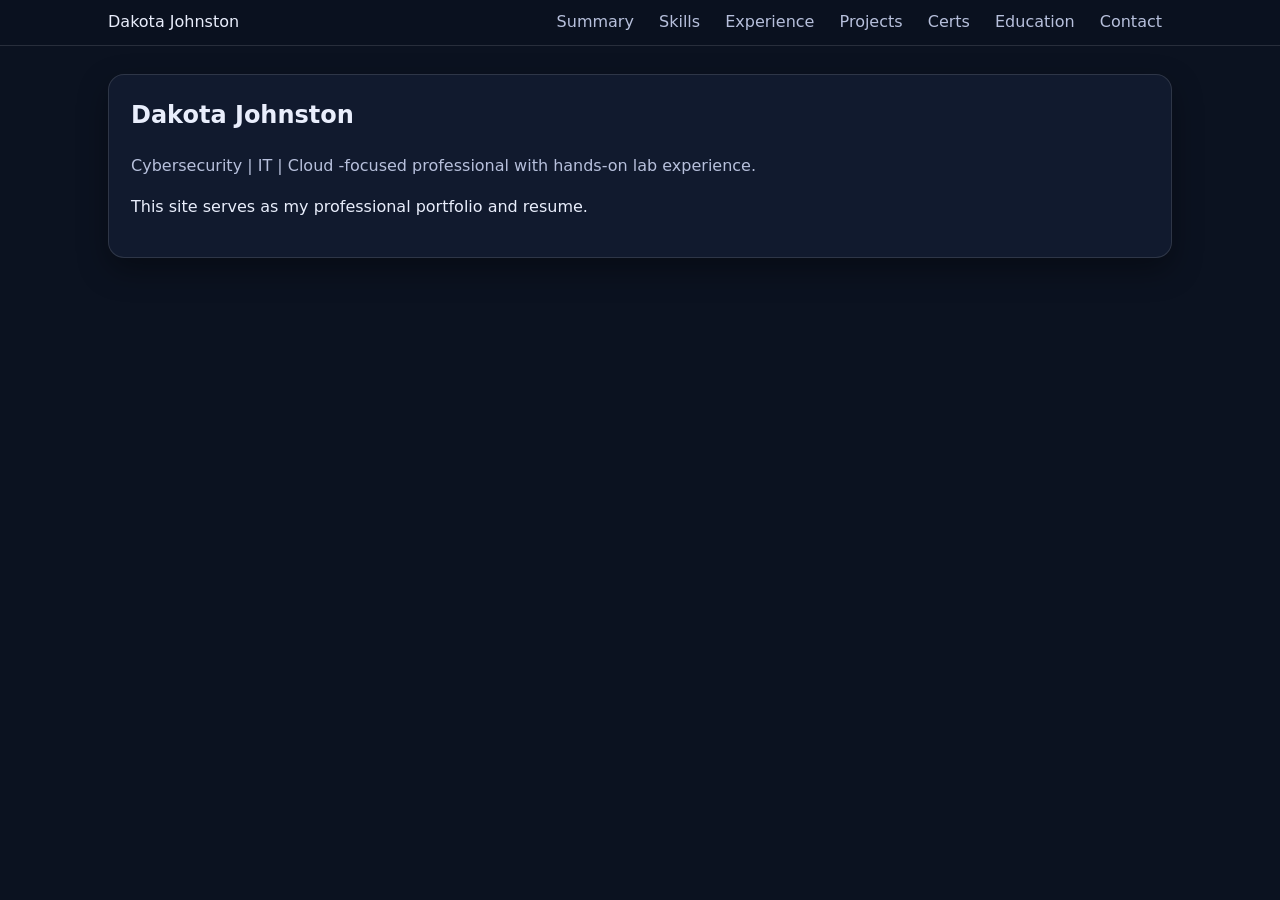
<file: index.html>
<!doctype html>
<html lang="en">
<head>
  <meta charset="utf-8">
  <title>Your Name | Cybersecurity & IT</title>
  <link rel="stylesheet" href="styles.css">
</head>
<body>

  <header class="nav">
    <div class="nav-inner">
      <a class="brand" href="index.html">
        <span class="dot"></span>
        <span>Dakota Johnston</span>
      </a>
      <nav class="links">
        <a href="summary.html">Summary</a>
        <a href="skills.html">Skills</a>
        <a href="experience.html">Experience</a>
        <a href="projects.html">Projects</a>
        <a href="certifications.html">Certs</a>
        <a href="education.html">Education</a>
        <a href="contact.html">Contact</a>
      </nav>
    </div>
  </header>
  

  <main class="wrap">
    <section class="card">
      <h1>Dakota Johnston</h1>
      <p class="muted">
        Cybersecurity | IT | Cloud -focused professional with hands-on lab experience.
      </p>
      <p>
        This site serves as my professional portfolio and resume.
      </p>
    </section>
  </main>
</body>
</html>
</file>
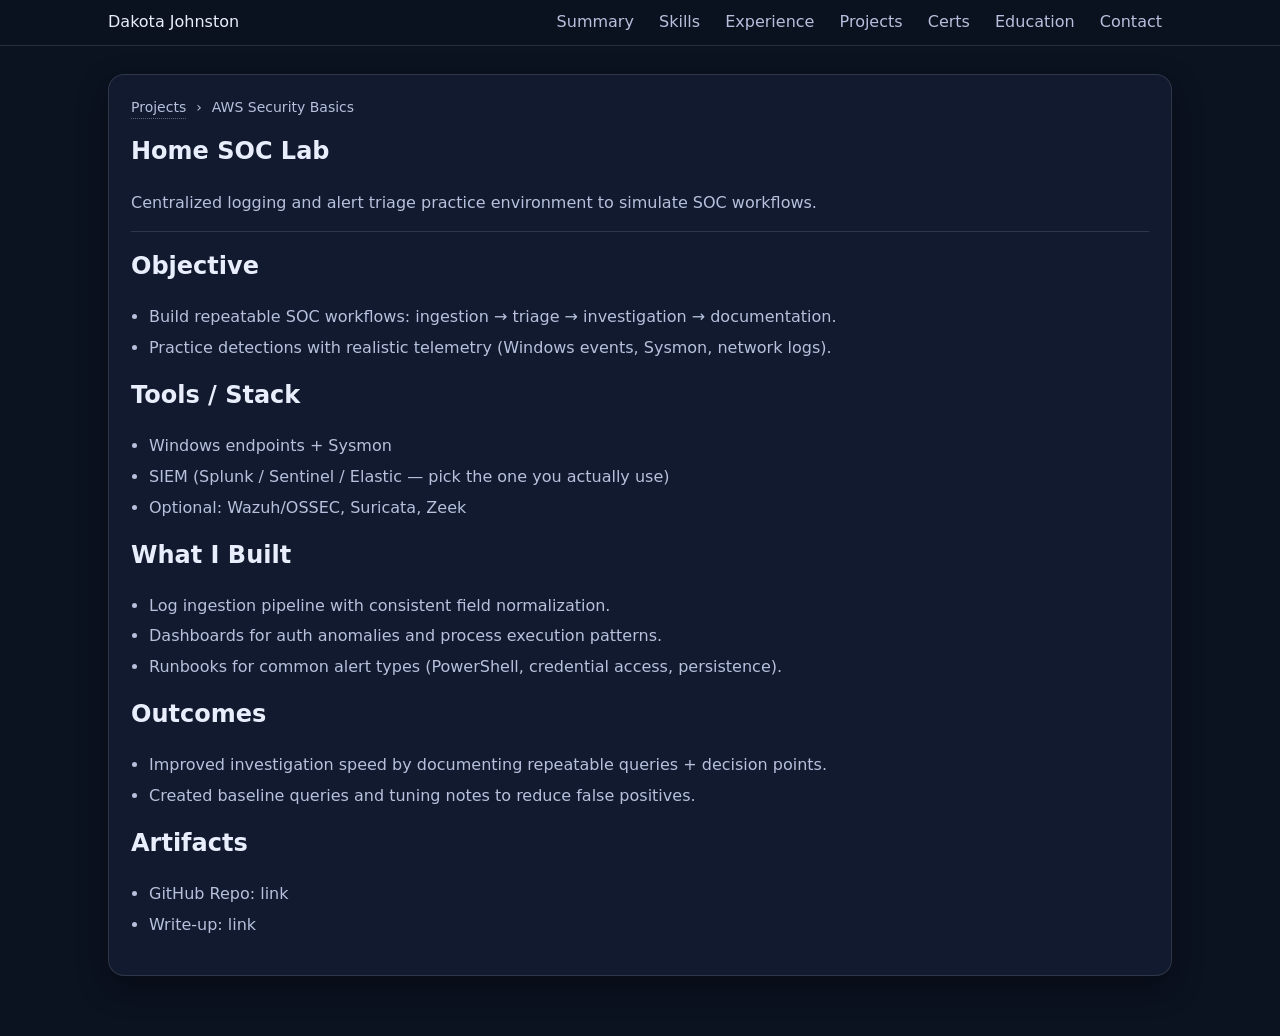
<file: aws-security-basics.html>
<!doctype html>
<html lang="en">
<head>
  <meta charset="utf-8">
  <title>Home SOC Lab | Projects</title>
  <link rel="stylesheet" href="../styles.css">
</head>
<body>
    <header class="nav">
        <div class="nav-inner">
          <a class="brand" href="../index.html">
            <span class="dot"></span>
            <span>Dakota Johnston</span>
          </a>
          <nav class="links">
            <a href="../summary.html">Summary</a>
            <a href="../skills.html">Skills</a>
            <a href="../experience.html">Experience</a>
            <a href="../projects.html">Projects</a>
            <a href="../certifications.html">Certs</a>
            <a href="../education.html">Education</a>
            <a href="../contact.html">Contact</a>
          </nav>
        </div>
      </header>
  <main class="wrap">
    <section class="card">
      <div class="breadcrumbs">
        <a href="../projects.html">Projects</a>
        <span>›</span>
        <span>AWS Security Basics</span>
      </div>

      <h1>Home SOC Lab</h1>
      <p class="muted">
        Centralized logging and alert triage practice environment to simulate SOC workflows.
      </p>

      <hr class="hr">

      <h2>Objective</h2>
      <ul class="list">
        <li>Build repeatable SOC workflows: ingestion → triage → investigation → documentation.</li>
        <li>Practice detections with realistic telemetry (Windows events, Sysmon, network logs).</li>
      </ul>

      <h2>Tools / Stack</h2>
      <ul class="list">
        <li>Windows endpoints + Sysmon</li>
        <li>SIEM (Splunk / Sentinel / Elastic — pick the one you actually use)</li>
        <li>Optional: Wazuh/OSSEC, Suricata, Zeek</li>
      </ul>

      <h2>What I Built</h2>
      <ul class="list">
        <li>Log ingestion pipeline with consistent field normalization.</li>
        <li>Dashboards for auth anomalies and process execution patterns.</li>
        <li>Runbooks for common alert types (PowerShell, credential access, persistence).</li>
      </ul>

      <h2>Outcomes</h2>
      <ul class="list">
        <li>Improved investigation speed by documenting repeatable queries + decision points.</li>
        <li>Created baseline queries and tuning notes to reduce false positives.</li>
      </ul>

      <h2>Artifacts</h2>
      <ul class="list">
        <li>GitHub Repo: <a href="https://github.com/YOUR-HANDLE/YOUR-REPO" target="_blank" rel="noreferrer">link</a></li>
        <li>Write-up: <a href="https://YOUR-DOMAIN" target="_blank" rel="noreferrer">link</a></li>
      </ul>
    </section>
  </main>
</body>
</html>
</file>
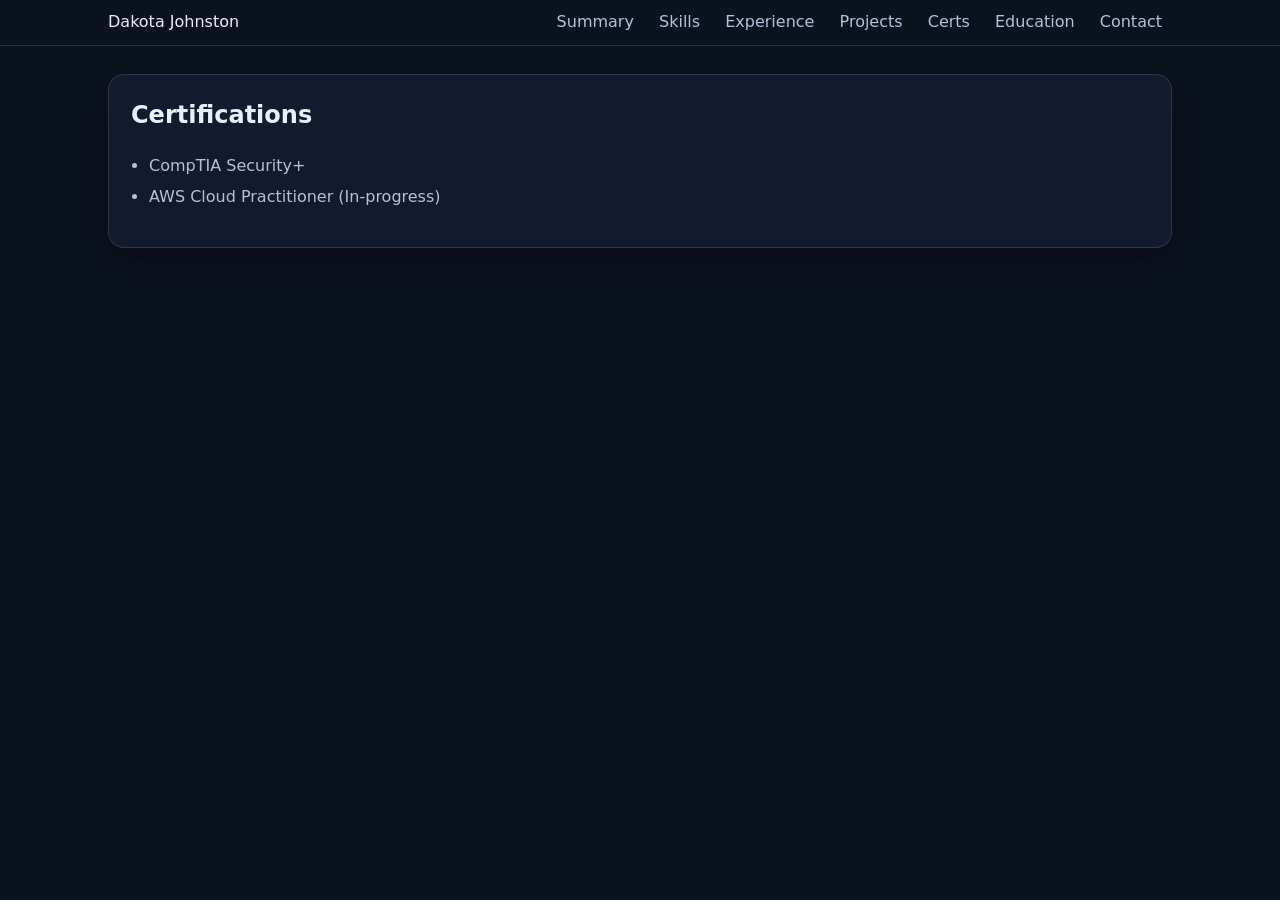
<file: certifications.html>
<!doctype html>
<html lang="en">
<head>
  <meta charset="utf-8">
  <title>Certifications</title>
  <link rel="stylesheet" href="styles.css">
</head>
<body>
    <header class="nav">
        <div class="nav-inner">
          <a class="brand" href="index.html">
            <span class="dot"></span>
            <span>Dakota Johnston</span>
          </a>
          <nav class="links">
            <a href="summary.html">Summary</a>
            <a href="skills.html">Skills</a>
            <a href="experience.html">Experience</a>
            <a href="projects.html">Projects</a>
            <a href="certifications.html">Certs</a>
            <a href="education.html">Education</a>
            <a href="contact.html">Contact</a>
          </nav>
        </div>
      </header>
      

  <main class="wrap">
    <section class="card">
      <h1>Certifications</h1>
      <ul class="list">
        <li>CompTIA Security+</li>
        <li>AWS Cloud Practitioner (In-progress)</li>
      </ul>
    </section>
  </main>
</body>
</html>
</file>
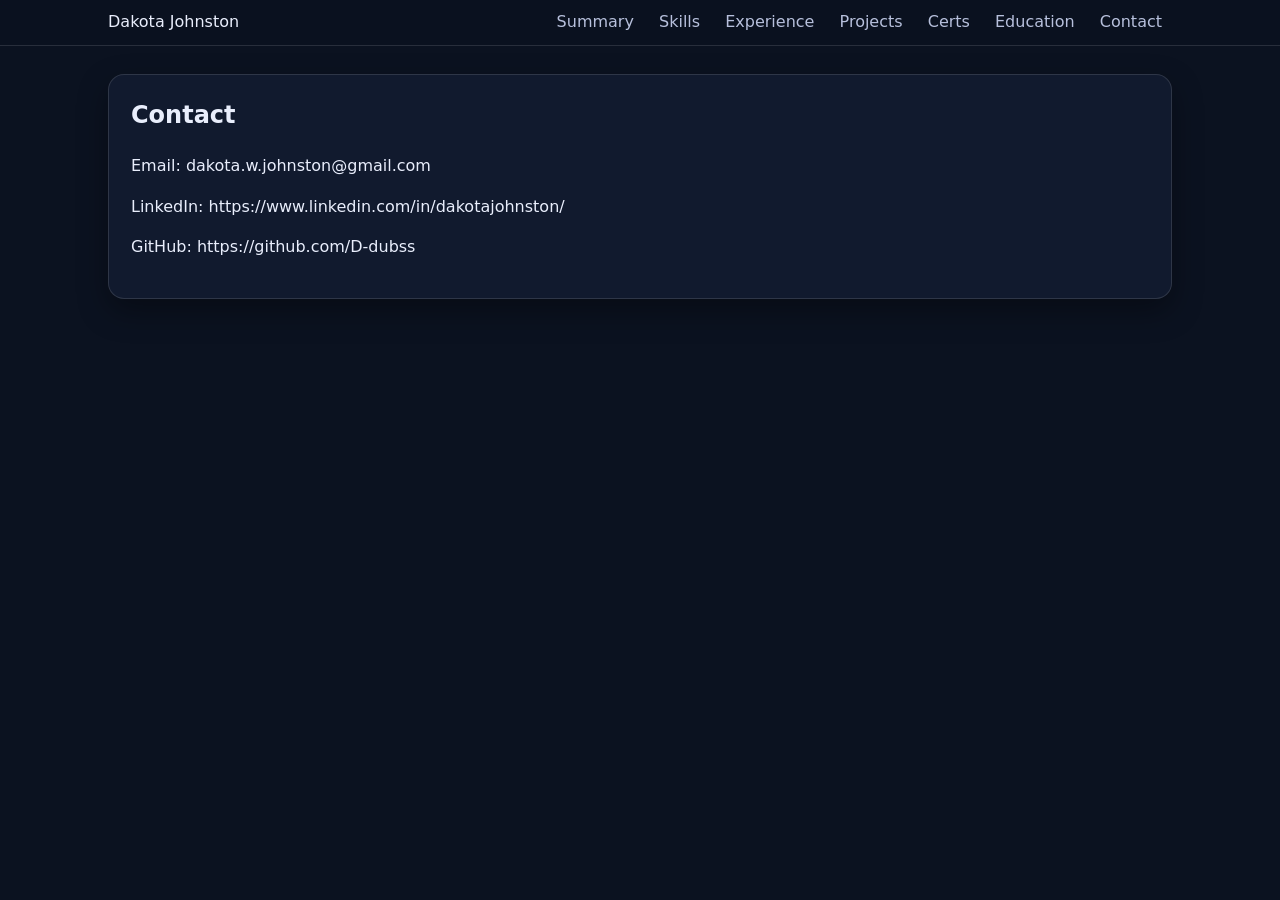
<file: contact.html>
<!doctype html>
<html lang="en">
<head>
  <meta charset="utf-8">
  <title>Contact</title>
  <link rel="stylesheet" href="styles.css">
</head>
<body>
    <header class="nav">
        <div class="nav-inner">
          <a class="brand" href="index.html">
            <span class="dot"></span>
            <span>Dakota Johnston</span>
          </a>
          <nav class="links">
            <a href="summary.html">Summary</a>
            <a href="skills.html">Skills</a>
            <a href="experience.html">Experience</a>
            <a href="projects.html">Projects</a>
            <a href="certifications.html">Certs</a>
            <a href="education.html">Education</a>
            <a href="contact.html">Contact</a>
          </nav>
        </div>
      </header>
      

  <main class="wrap">
    <section class="card">
      <h1>Contact</h1>
      <p>Email: <a href="mailto:dakota.w.johnston@gmail.com">dakota.w.johnston@gmail.com</a></p>
      <p>LinkedIn: <a href="#">https://www.linkedin.com/in/dakotajohnston/</a></p>
      <p>GitHub: <a href="#">https://github.com/D-dubss</a></p>
    </section>
  </main>
</body>
</html>
</file>
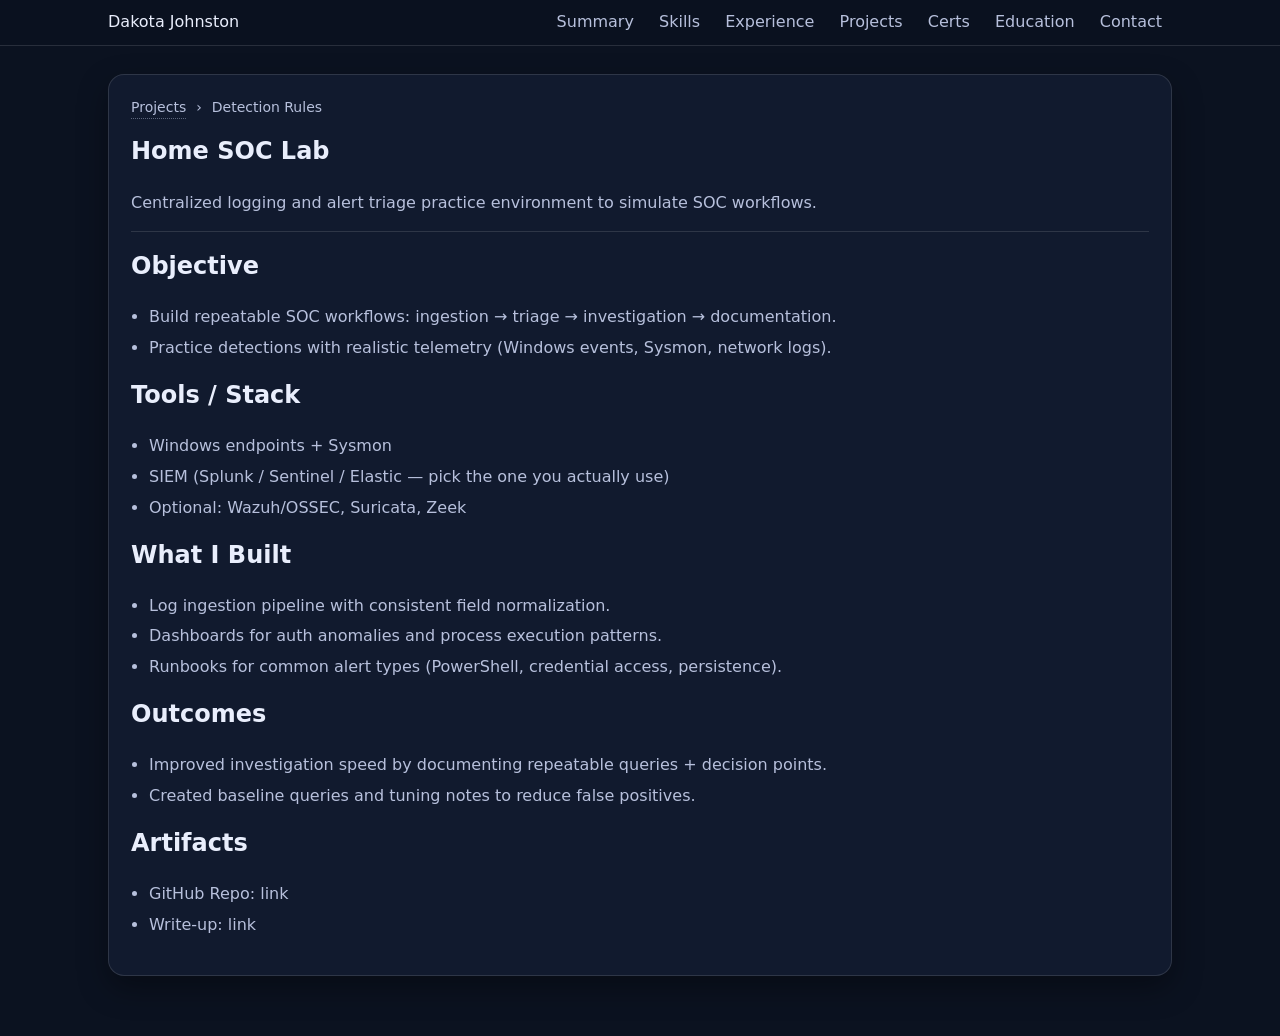
<file: detection-rules.html>
<!doctype html>
<html lang="en">
<head>
  <meta charset="utf-8">
  <title>Home SOC Lab | Projects</title>
  <link rel="stylesheet" href="../styles.css">
</head>
<body>
    <header class="nav">
        <div class="nav-inner">
          <a class="brand" href="../index.html">
            <span class="dot"></span>
            <span>Dakota Johnston</span>
          </a>
          <nav class="links">
            <a href="../summary.html">Summary</a>
            <a href="../skills.html">Skills</a>
            <a href="../experience.html">Experience</a>
            <a href="../projects.html">Projects</a>
            <a href="../certifications.html">Certs</a>
            <a href="../education.html">Education</a>
            <a href="../contact.html">Contact</a>
          </nav>
        </div>
      </header>

  <main class="wrap">
    <section class="card">
      <div class="breadcrumbs">
        <a href="../projects.html">Projects</a>
        <span>›</span>
        <span>Detection Rules</span>
      </div>

      <h1>Home SOC Lab</h1>
      <p class="muted">
        Centralized logging and alert triage practice environment to simulate SOC workflows.
      </p>

      <hr class="hr">

      <h2>Objective</h2>
      <ul class="list">
        <li>Build repeatable SOC workflows: ingestion → triage → investigation → documentation.</li>
        <li>Practice detections with realistic telemetry (Windows events, Sysmon, network logs).</li>
      </ul>

      <h2>Tools / Stack</h2>
      <ul class="list">
        <li>Windows endpoints + Sysmon</li>
        <li>SIEM (Splunk / Sentinel / Elastic — pick the one you actually use)</li>
        <li>Optional: Wazuh/OSSEC, Suricata, Zeek</li>
      </ul>

      <h2>What I Built</h2>
      <ul class="list">
        <li>Log ingestion pipeline with consistent field normalization.</li>
        <li>Dashboards for auth anomalies and process execution patterns.</li>
        <li>Runbooks for common alert types (PowerShell, credential access, persistence).</li>
      </ul>

      <h2>Outcomes</h2>
      <ul class="list">
        <li>Improved investigation speed by documenting repeatable queries + decision points.</li>
        <li>Created baseline queries and tuning notes to reduce false positives.</li>
      </ul>

      <h2>Artifacts</h2>
      <ul class="list">
        <li>GitHub Repo: <a href="https://github.com/YOUR-HANDLE/YOUR-REPO" target="_blank" rel="noreferrer">link</a></li>
        <li>Write-up: <a href="https://YOUR-DOMAIN" target="_blank" rel="noreferrer">link</a></li>
      </ul>
    </section>
  </main>
</body>
</html>
</file>
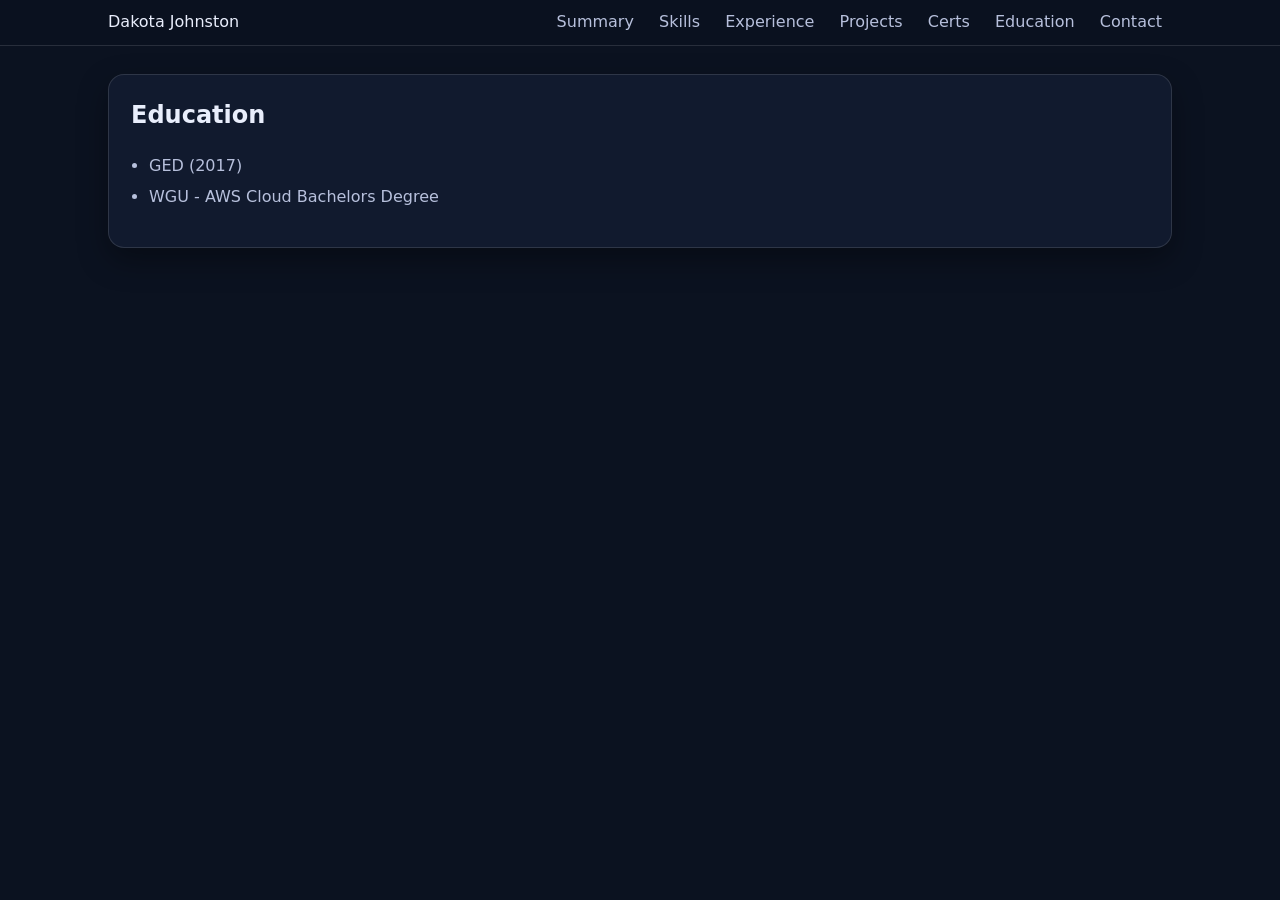
<file: education.html>
<!doctype html>
<html lang="en">
<head>
  <meta charset="utf-8">
  <title>Education</title>
  <link rel="stylesheet" href="styles.css">
</head>
<body>
    <header class="nav">
        <div class="nav-inner">
          <a class="brand" href="index.html">
            <span class="dot"></span>
            <span>Dakota Johnston</span>
          </a>
          <nav class="links">
            <a href="summary.html">Summary</a>
            <a href="skills.html">Skills</a>
            <a href="experience.html">Experience</a>
            <a href="projects.html">Projects</a>
            <a href="certifications.html">Certs</a>
            <a href="education.html">Education</a>
            <a href="contact.html">Contact</a>
          </nav>
        </div>
      </header>
      

  <main class="wrap">
    <section class="card">
      <h1>Education</h1>
      <ul class="list">
        <li>GED (2017)</li>
        <li>WGU - AWS Cloud Bachelors Degree</li>
      </ul>
    </section>
  </main>
</body>
</html>
</file>
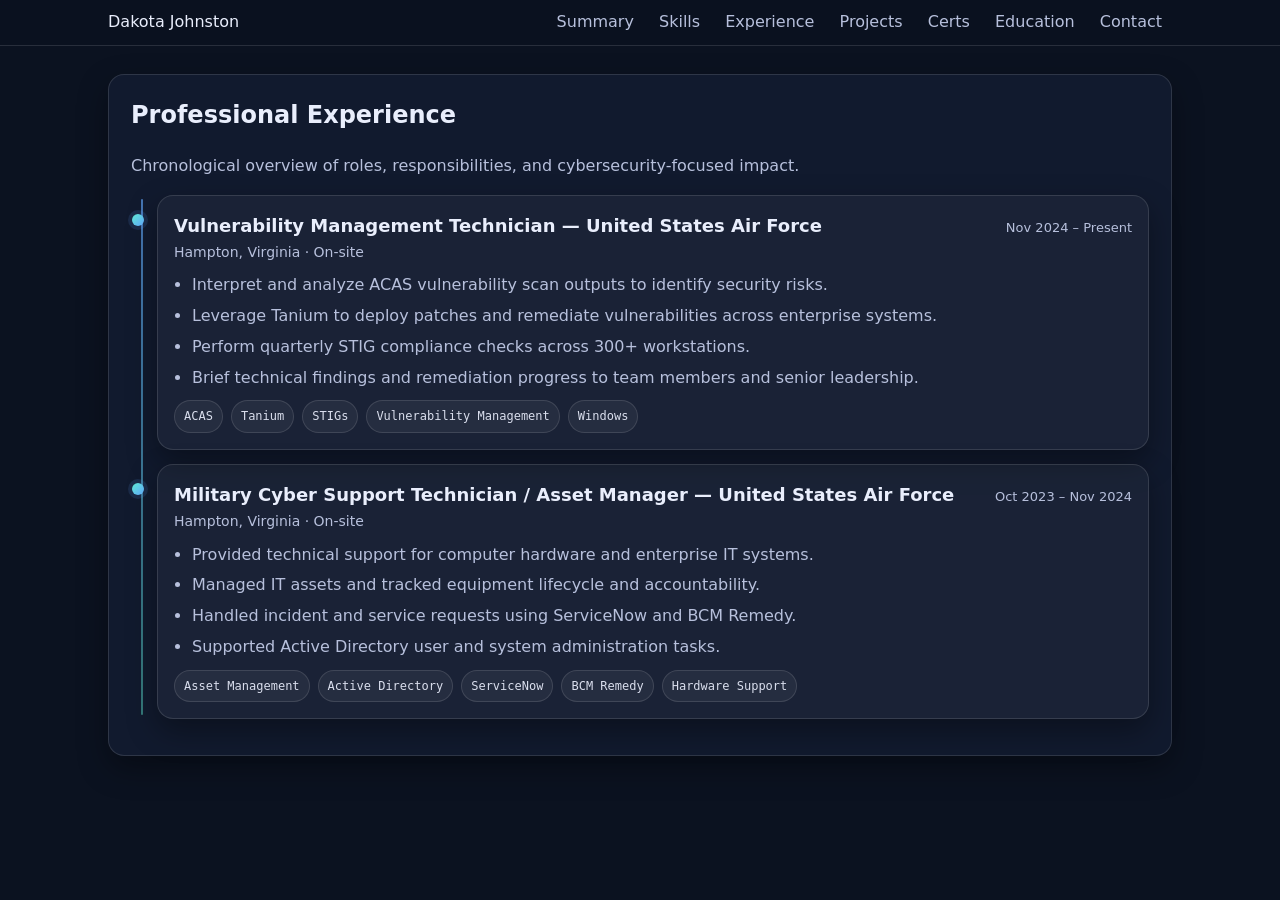
<file: experience.html>
<!doctype html>
<html lang="en">
<head>
  <meta charset="utf-8">
  <title>Professional Experience</title>
  <link rel="stylesheet" href="styles.css">
</head>
<body>
    <header class="nav">
        <div class="nav-inner">
          <a class="brand" href="index.html">
            <span class="dot"></span>
            <span>Dakota Johnston</span>
          </a>
          <nav class="links">
            <a href="summary.html">Summary</a>
            <a href="skills.html">Skills</a>
            <a href="experience.html">Experience</a>
            <a href="projects.html">Projects</a>
            <a href="certifications.html">Certs</a>
            <a href="education.html">Education</a>
            <a href="contact.html">Contact</a>
          </nav>
        </div>
      </header>


  <main class="wrap">
    <section class="card">
      <h1>Professional Experience</h1>
      <p class="muted">
        Chronological overview of roles, responsibilities, and cybersecurity-focused impact.
      </p>

      <div class="timeline">

        <!-- Current Role -->
        <article class="t-item">
          <div class="t-head">
            <div>
              <h2 class="t-role">Vulnerability Management Technician — United States Air Force</h2>
              <div class="t-org">Hampton, Virginia · On-site</div>
            </div>
            <div class="t-when">Nov 2024 – Present</div>
          </div>

          <div class="t-block">
            <ul class="t-bullets">
              <li>Interpret and analyze ACAS vulnerability scan outputs to identify security risks.</li>
              <li>Leverage Tanium to deploy patches and remediate vulnerabilities across enterprise systems.</li>
              <li>Perform quarterly STIG compliance checks across 300+ workstations.</li>
              <li>Brief technical findings and remediation progress to team members and senior leadership.</li>
            </ul>

            <div class="t-tags">
              <span class="t-tag">ACAS</span>
              <span class="t-tag">Tanium</span>
              <span class="t-tag">STIGs</span>
              <span class="t-tag">Vulnerability Management</span>
              <span class="t-tag">Windows</span>
            </div>
          </div>
        </article>

        <!-- Previous Role -->
        <article class="t-item">
          <div class="t-head">
            <div>
              <h2 class="t-role">Military Cyber Support Technician / Asset Manager — United States Air Force</h2>
              <div class="t-org">Hampton, Virginia · On-site</div>
            </div>
            <div class="t-when">Oct 2023 – Nov 2024</div>
          </div>

          <div class="t-block">
            <ul class="t-bullets">
              <li>Provided technical support for computer hardware and enterprise IT systems.</li>
              <li>Managed IT assets and tracked equipment lifecycle and accountability.</li>
              <li>Handled incident and service requests using ServiceNow and BCM Remedy.</li>
              <li>Supported Active Directory user and system administration tasks.</li>
            </ul>

            <div class="t-tags">
              <span class="t-tag">Asset Management</span>
              <span class="t-tag">Active Directory</span>
              <span class="t-tag">ServiceNow</span>
              <span class="t-tag">BCM Remedy</span>
              <span class="t-tag">Hardware Support</span>
            </div>
          </div>
        </article>

      </div>
    </section>
  </main>
</body>
</html>
</file>
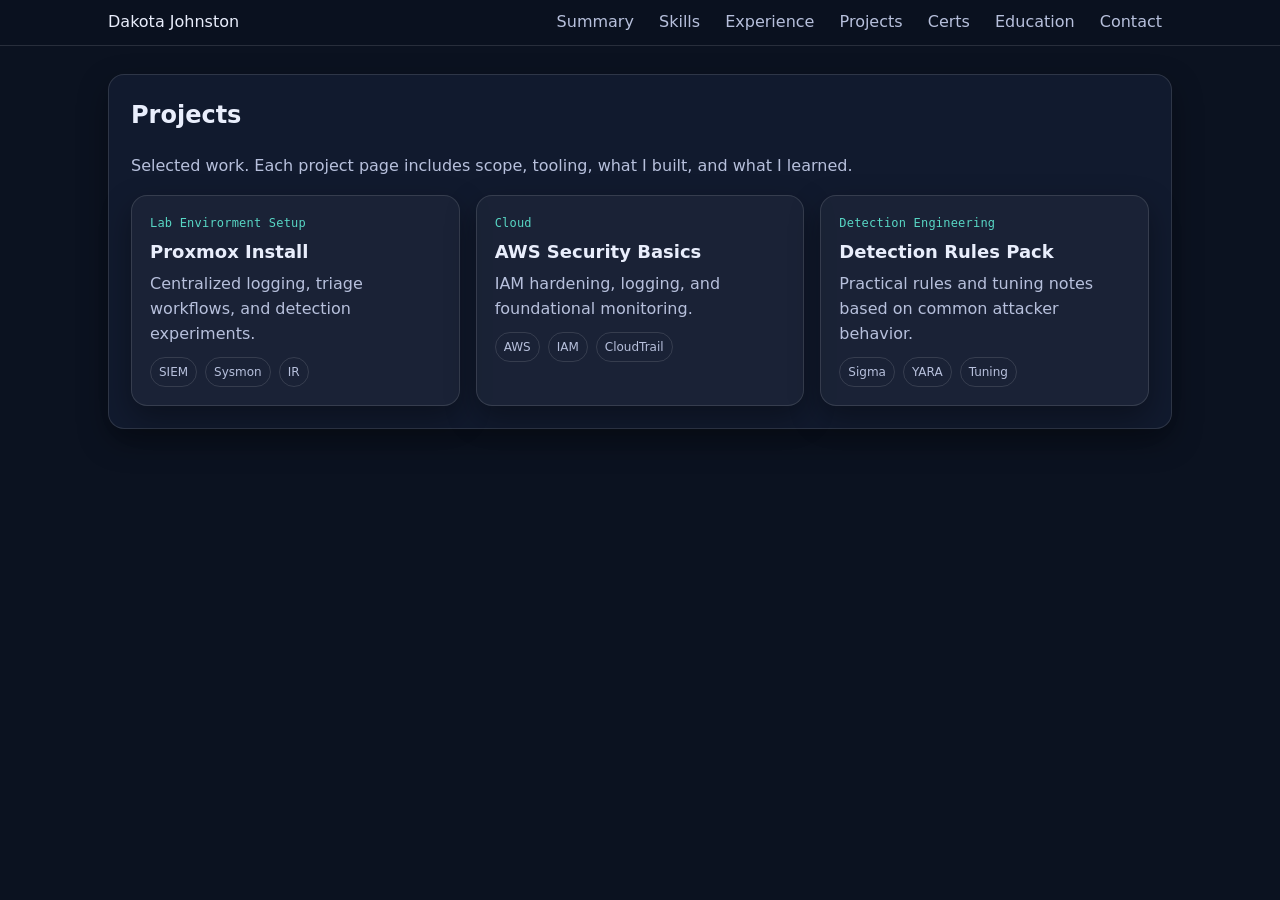
<file: projects.html>
<!doctype html>
<html lang="en">
<head>
  <meta charset="utf-8">
  <title>Projects</title>
  <link rel="stylesheet" href="styles.css">
</head>
<body>
    <header class="nav">
        <div class="nav-inner">
          <a class="brand" href="index.html">
            <span class="dot"></span>
            <span>Dakota Johnston</span>
          </a>
          <nav class="links">
            <a href="summary.html">Summary</a>
            <a href="skills.html">Skills</a>
            <a href="experience.html">Experience</a>
            <a href="projects.html">Projects</a>
            <a href="certifications.html">Certs</a>
            <a href="education.html">Education</a>
            <a href="contact.html">Contact</a>
          </nav>
        </div>
      </header>

  <main class="wrap">
    <section class="card">
      <h1>Projects</h1>
      <p class="muted">
        Selected work. Each project page includes scope, tooling, what I built, and what I learned.
      </p>

      <div class="grid3" style="margin-top:16px;">
        <!-- Project 1 -->
        <a class="project-card" href="projects/proxmox-hypervisor-install.html">
          <div class="kicker">Lab Envirorment Setup</div>
          <h2 style="margin:6px 0 6px; font-size:18px;">Proxmox Install</h2>
          <p class="muted" style="margin:0;">
            Centralized logging, triage workflows, and detection experiments.
          </p>
          <div class="project-meta">
            <span class="tag">SIEM</span>
            <span class="tag">Sysmon</span>
            <span class="tag">IR</span>
          </div>
        </a>

        <!-- Project 2 -->
        <a class="project-card" href="projects/aws-security-basics.html">
          <div class="kicker">Cloud</div>
          <h2 style="margin:6px 0 6px; font-size:18px;">AWS Security Basics</h2>
          <p class="muted" style="margin:0;">
            IAM hardening, logging, and foundational monitoring.
          </p>
          <div class="project-meta">
            <span class="tag">AWS</span>
            <span class="tag">IAM</span>
            <span class="tag">CloudTrail</span>
          </div>
        </a>

        <!-- Project 3 -->
        <a class="project-card" href="projects/detection-rules.html">
          <div class="kicker">Detection Engineering</div>
          <h2 style="margin:6px 0 6px; font-size:18px;">Detection Rules Pack</h2>
          <p class="muted" style="margin:0;">
            Practical rules and tuning notes based on common attacker behavior.
          </p>
          <div class="project-meta">
            <span class="tag">Sigma</span>
            <span class="tag">YARA</span>
            <span class="tag">Tuning</span>
          </div>
        </a>
      </div>
    </section>
  </main>
</body>
</html>
</file>
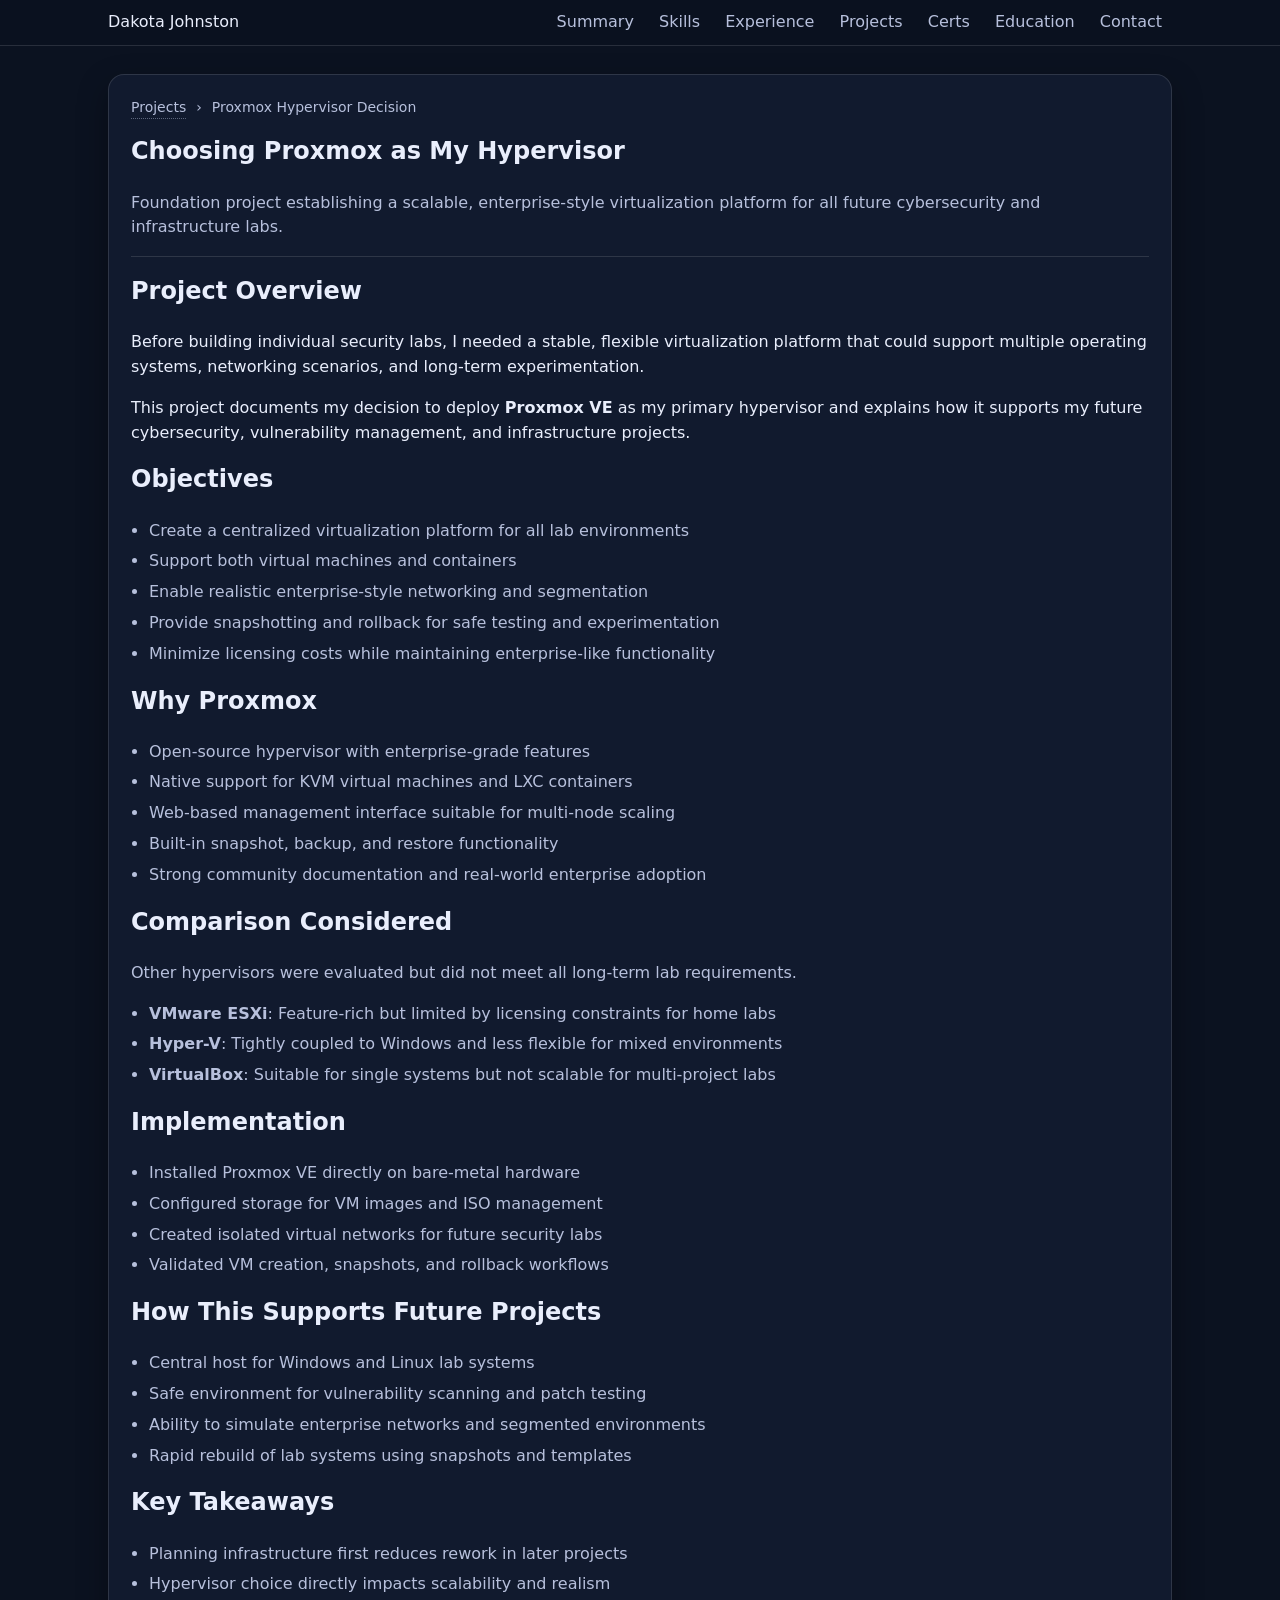
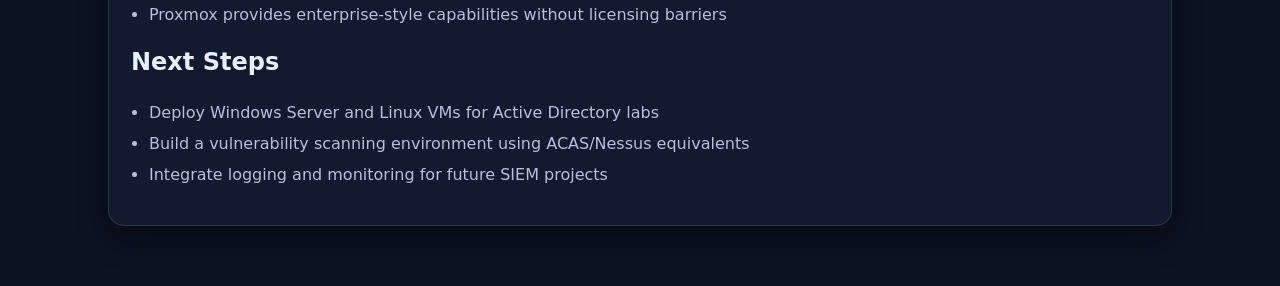
<file: proxmox-hypervisor-install.html>
<!doctype html>
<html lang="en">
<head>
  <meta charset="utf-8">
  <title>Proxmox Hypervisor Decision | Projects</title>
  <link rel="stylesheet" href="../styles.css">
</head>
<body>
  <header class="nav">
    <div class="nav-inner">
      <a class="brand" href="../index.html">
        <span class="dot"></span>
        <span>Dakota Johnston</span>
      </a>
      <nav class="links">
        <a href="../summary.html">Summary</a>
        <a href="../skills.html">Skills</a>
        <a href="../experience.html">Experience</a>
        <a href="../projects.html">Projects</a>
        <a href="../certifications.html">Certs</a>
        <a href="../education.html">Education</a>
        <a href="../contact.html">Contact</a>
      </nav>
    </div>
  </header>

  <main class="wrap">
    <section class="card">

      <div class="breadcrumbs">
        <a href="../projects.html">Projects</a>
        <span>›</span>
        <span>Proxmox Hypervisor Decision</span>
      </div>

      <h1>Choosing Proxmox as My Hypervisor</h1>
      <p class="muted">
        Foundation project establishing a scalable, enterprise-style virtualization
        platform for all future cybersecurity and infrastructure labs.
      </p>

      <hr class="hr">

      <h2>Project Overview</h2>
      <p>
        Before building individual security labs, I needed a stable, flexible
        virtualization platform that could support multiple operating systems,
        networking scenarios, and long-term experimentation.
      </p>
      <p>
        This project documents my decision to deploy <strong>Proxmox VE</strong>
        as my primary hypervisor and explains how it supports my future
        cybersecurity, vulnerability management, and infrastructure projects.
      </p>

      <h2>Objectives</h2>
      <ul class="list">
        <li>Create a centralized virtualization platform for all lab environments</li>
        <li>Support both virtual machines and containers</li>
        <li>Enable realistic enterprise-style networking and segmentation</li>
        <li>Provide snapshotting and rollback for safe testing and experimentation</li>
        <li>Minimize licensing costs while maintaining enterprise-like functionality</li>
      </ul>

      <h2>Why Proxmox</h2>
      <ul class="list">
        <li>Open-source hypervisor with enterprise-grade features</li>
        <li>Native support for KVM virtual machines and LXC containers</li>
        <li>Web-based management interface suitable for multi-node scaling</li>
        <li>Built-in snapshot, backup, and restore functionality</li>
        <li>Strong community documentation and real-world enterprise adoption</li>
      </ul>

      <h2>Comparison Considered</h2>
      <p class="muted">
        Other hypervisors were evaluated but did not meet all long-term lab requirements.
      </p>
      <ul class="list">
        <li><strong>VMware ESXi</strong>: Feature-rich but limited by licensing constraints for home labs</li>
        <li><strong>Hyper-V</strong>: Tightly coupled to Windows and less flexible for mixed environments</li>
        <li><strong>VirtualBox</strong>: Suitable for single systems but not scalable for multi-project labs</li>
      </ul>

      <h2>Implementation</h2>
      <ul class="list">
        <li>Installed Proxmox VE directly on bare-metal hardware</li>
        <li>Configured storage for VM images and ISO management</li>
        <li>Created isolated virtual networks for future security labs</li>
        <li>Validated VM creation, snapshots, and rollback workflows</li>
      </ul>

      <h2>How This Supports Future Projects</h2>
      <ul class="list">
        <li>Central host for Windows and Linux lab systems</li>
        <li>Safe environment for vulnerability scanning and patch testing</li>
        <li>Ability to simulate enterprise networks and segmented environments</li>
        <li>Rapid rebuild of lab systems using snapshots and templates</li>
      </ul>

      <h2>Key Takeaways</h2>
      <ul class="list">
        <li>Planning infrastructure first reduces rework in later projects</li>
        <li>Hypervisor choice directly impacts scalability and realism</li>
        <li>Proxmox provides enterprise-style capabilities without licensing barriers</li>
      </ul>

      <h2>Next Steps</h2>
      <ul class="list">
        <li>Deploy Windows Server and Linux VMs for Active Directory labs</li>
        <li>Build a vulnerability scanning environment using ACAS/Nessus equivalents</li>
        <li>Integrate logging and monitoring for future SIEM projects</li>
      </ul>

    </section>
  </main>
</body>
</html>
</file>
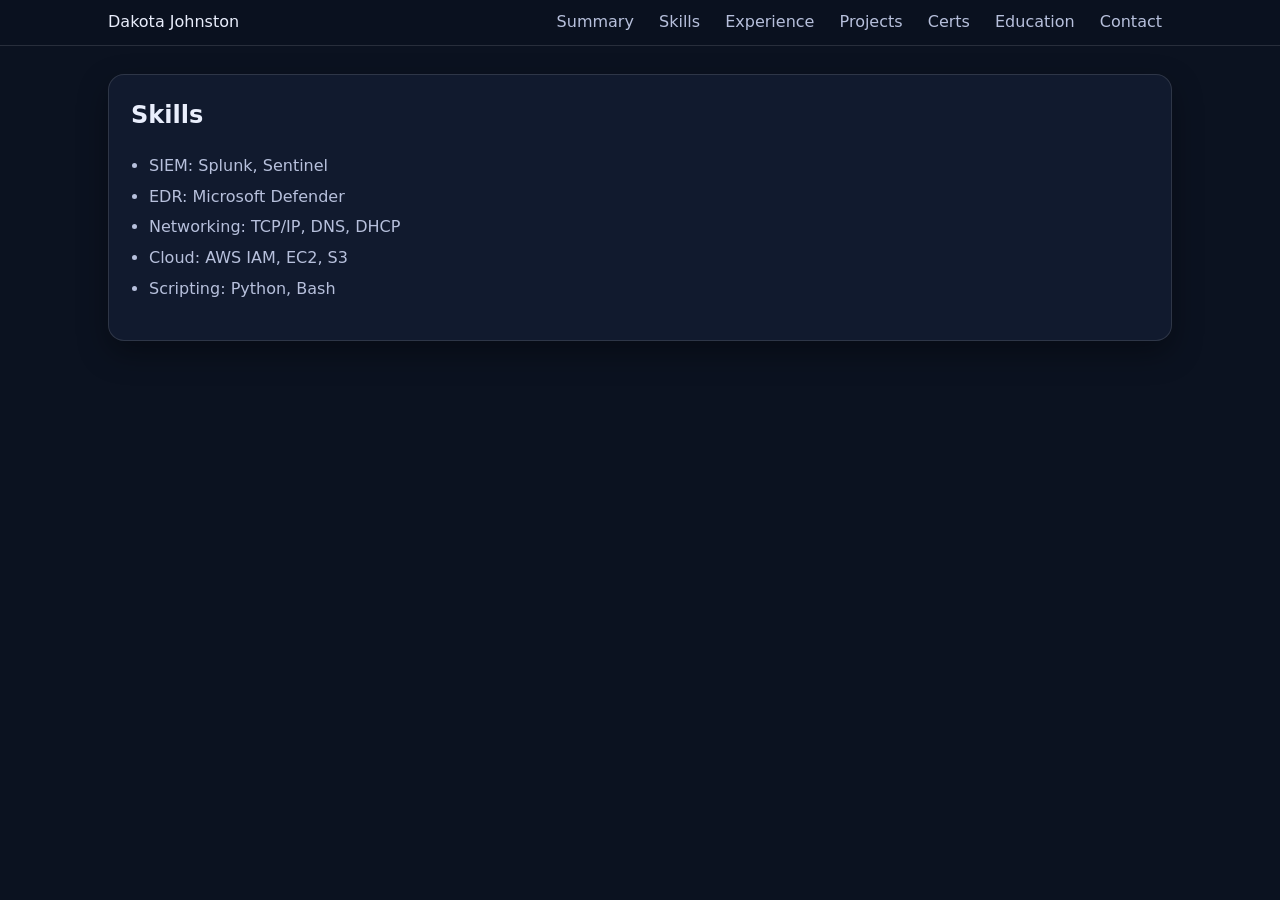
<file: skills.html>
<!doctype html>
<html lang="en">
<head>
  <meta charset="utf-8">
  <title>Technical Skills</title>
  <link rel="stylesheet" href="styles.css">
</head>
<body>
  
    <header class="nav">
        <div class="nav-inner">
          <a class="brand" href="index.html">
            <span class="dot"></span>
            <span>Dakota Johnston</span>
          </a>
          <nav class="links">
            <a href="summary.html">Summary</a>
            <a href="skills.html">Skills</a>
            <a href="experience.html">Experience</a>
            <a href="projects.html">Projects</a>
            <a href="certifications.html">Certs</a>
            <a href="education.html">Education</a>
            <a href="contact.html">Contact</a>
          </nav>
        </div>
      </header>
      

  <main class="wrap">
    <section class="card">
      <h1>Skills</h1>
      <ul class="list">
        <li>SIEM: Splunk, Sentinel</li>
        <li>EDR: Microsoft Defender</li>
        <li>Networking: TCP/IP, DNS, DHCP</li>
        <li>Cloud: AWS IAM, EC2, S3</li>
        <li>Scripting: Python, Bash</li>
      </ul>
    </section>
  </main>
</body>
</html>
</file>
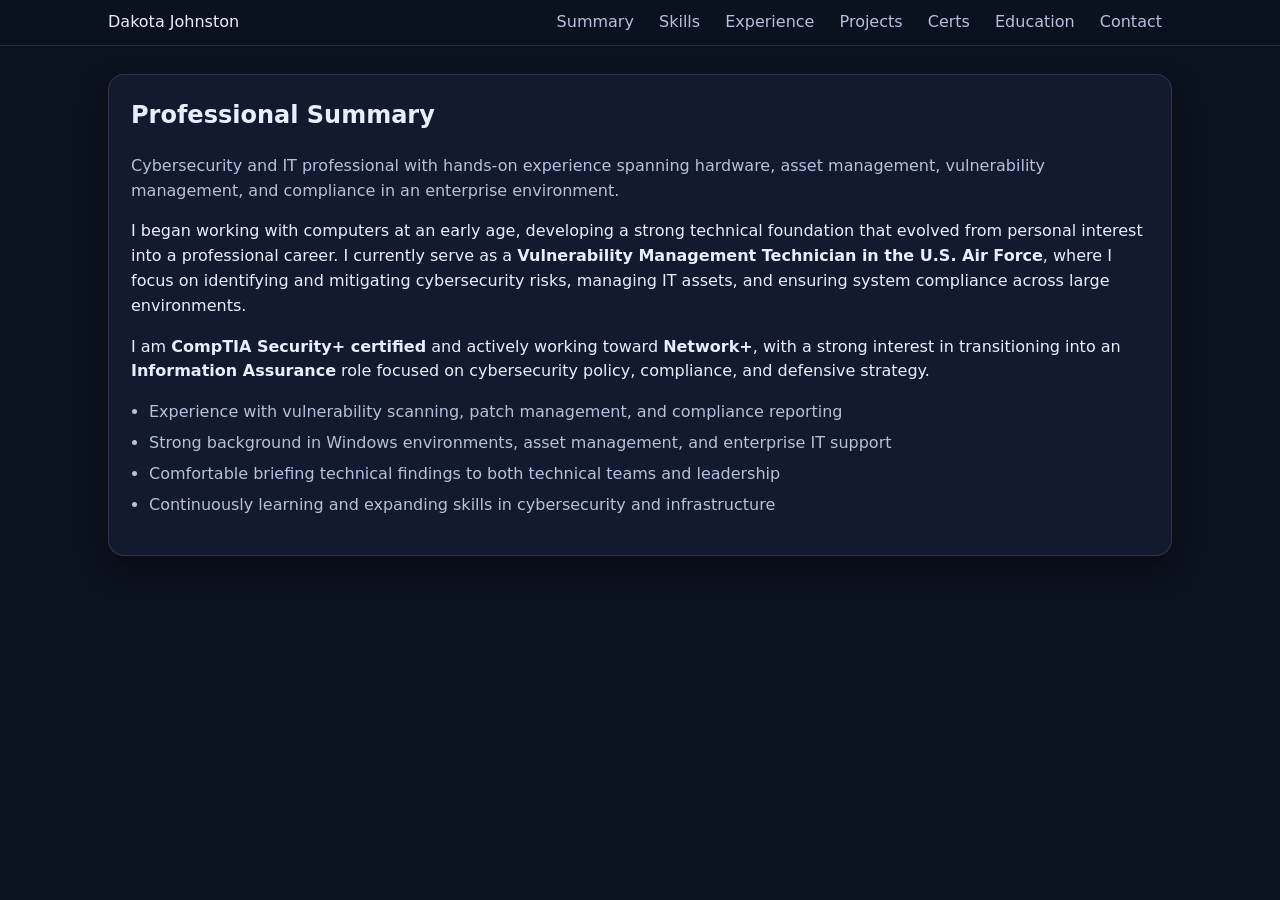
<file: summary.html>
<!doctype html>
<html lang="en">
<head>
  <meta charset="utf-8">
  <title>Professional Summary</title>
  <link rel="stylesheet" href="styles.css">
</head>
<body>
    <header class="nav">
        <div class="nav-inner">
          <a class="brand" href="index.html">
            <span class="dot"></span>
            <span>Dakota Johnston</span>
          </a>
          <nav class="links">
            <a href="summary.html">Summary</a>
            <a href="skills.html">Skills</a>
            <a href="experience.html">Experience</a>
            <a href="projects.html">Projects</a>
            <a href="certifications.html">Certs</a>
            <a href="education.html">Education</a>
            <a href="contact.html">Contact</a>
          </nav>
        </div>
      </header>

  <main class="wrap">
    <section class="card">
      <h1>Professional Summary</h1>

      <p class="muted">
        Cybersecurity and IT professional with hands-on experience spanning hardware,
        asset management, vulnerability management, and compliance in an enterprise
        environment.
      </p>

      <p>
        I began working with computers at an early age, developing a strong technical
        foundation that evolved from personal interest into a professional career.
        I currently serve as a <strong>Vulnerability Management Technician in the U.S. Air Force</strong>,
        where I focus on identifying and mitigating cybersecurity risks, managing IT assets,
        and ensuring system compliance across large environments.
      </p>

      <p>
        I am <strong>CompTIA Security+ certified</strong> and actively working toward
        <strong>Network+</strong>, with a strong interest in transitioning into an
        <strong>Information Assurance</strong> role focused on cybersecurity policy,
        compliance, and defensive strategy.
      </p>

      <ul class="list">
        <li>Experience with vulnerability scanning, patch management, and compliance reporting</li>
        <li>Strong background in Windows environments, asset management, and enterprise IT support</li>
        <li>Comfortable briefing technical findings to both technical teams and leadership</li>
        <li>Continuously learning and expanding skills in cybersecurity and infrastructure</li>
      </ul>
    </section>
  </main>
</body>
</html>
</file>
<file: styles.css>
:root{
    --bg:#0b1220;
    --panel:#111a2e;
    --text:#e9eefc;
    --muted:#b7c0dc;
    --line:rgba(255,255,255,.12);
    --accent:#5eead4;
    --accent2:#60a5fa;
    --max:1100px;
    --r:16px;
    --shadow:0 12px 30px rgba(0,0,0,.35);
    --mono: ui-monospace, Consolas, monospace;
    --sans: system-ui, -apple-system, Segoe UI, Roboto, Arial;
  }
  *{box-sizing:border-box}
  body{
    margin:0;
    font-family:var(--sans);
    background:var(--bg);
    color:var(--text);
    line-height:1.55;
  }
  a{color:inherit;text-decoration:none}
  .wrap{max-width:var(--max);margin:auto;padding:28px 18px 60px}
  .nav{
    position:sticky;top:0;
    background:rgba(11,18,32,.85);
    backdrop-filter:blur(10px);
    border-bottom:1px solid var(--line);
  }
  .nav-inner{
    max-width:var(--max);
    margin:auto;
    padding:10px 18px;
    display:flex;
    justify-content:space-between;
    align-items:center;
  }
  .links a{
    color:var(--muted);
    padding:8px 10px;
    border-radius:10px;
  }
  .links a:hover{color:var(--text)}
  .card{
    background:var(--panel);
    border:1px solid var(--line);
    border-radius:var(--r);
    padding:22px;
    box-shadow:var(--shadow);
  }
  h1,h2{margin-top:0}
  .muted{color:var(--muted)}
  .list{padding-left:18px;color:var(--muted)}
  .list li{margin:6px 0}
  

  /* Projects gallery */
.grid3{
    display:grid;
    grid-template-columns: repeat(3, minmax(0, 1fr));
    gap:16px;
  }
  @media (max-width: 980px){
    .grid3{ grid-template-columns: repeat(2, minmax(0, 1fr)); }
  }
  @media (max-width: 640px){
    .grid3{ grid-template-columns: 1fr; }
  }
  .project-card{
    display:block;
    padding:18px;
    border-radius: var(--r);
    border:1px solid var(--line);
    background: rgba(255,255,255,.04);
    box-shadow: var(--shadow);
    transition: transform .12s ease, border-color .12s ease;
  }
  .project-card:hover{
    transform: translateY(-2px);
    border-color: rgba(96,165,250,.45);
  }
  .project-meta{
    display:flex;
    gap:8px;
    flex-wrap:wrap;
    margin:10px 0 0;
  }
  .tag{
    font-size:12px;
    color: var(--muted);
    border:1px solid var(--line);
    padding:5px 8px;
    border-radius:999px;
  }
  .kicker{
    font-family: var(--mono);
    font-size:12px;
    color: rgba(94,234,212,.9);
    letter-spacing:.2px;
  }
  .breadcrumbs{
    display:flex;
    gap:10px;
    flex-wrap:wrap;
    align-items:center;
    margin: 0 0 14px;
    color: var(--muted);
    font-size: 14px;
  }
  .breadcrumbs a{
    color: var(--muted);
    text-decoration:none;
    border-bottom:1px dotted rgba(183,192,220,.45);
  }
  .breadcrumbs a:hover{ color: var(--text); }
  .hr{
    height:1px;
    background: var(--line);
    margin: 16px 0;
    border:0;
  }
  
  /* Career timeline */
.timeline{
    position:relative;
    margin-top:16px;
    padding-left:26px;
  }
  .timeline:before{
    content:"";
    position:absolute;
    left:10px;
    top:4px;
    bottom:4px;
    width:2px;
    background: linear-gradient(180deg, rgba(96,165,250,.65), rgba(94,234,212,.45));
    border-radius:999px;
  }
  .t-item{
    position:relative;
    margin: 0 0 14px;
    padding: 16px 16px 16px 16px;
    border:1px solid var(--line);
    border-radius: var(--r);
    background: rgba(255,255,255,.04);
    box-shadow: var(--shadow);
  }
  .t-item:before{
    content:"";
    position:absolute;
    left:-26px;
    top:18px;
    width:12px;
    height:12px;
    border-radius:50%;
    background: linear-gradient(135deg, var(--accent), var(--accent2));
    box-shadow: 0 0 0 4px rgba(96,165,250,.12);
  }
  .t-head{
    display:flex;
    align-items:baseline;
    justify-content:space-between;
    gap:10px;
    flex-wrap:wrap;
  }
  .t-role{
    margin:0;
    font-size:18px;
  }
  .t-org{
    margin:2px 0 0;
    color: var(--muted);
    font-size:14px;
  }
  .t-when{
    color: var(--muted);
    font-size:13px;
    white-space:nowrap;
  }
  .t-block{
    margin-top:10px;
  }
  .t-bullets{
    margin:8px 0 0;
    padding-left:18px;
    color: var(--muted);
  }
  .t-bullets li{ margin:6px 0; }
  .t-tags{
    display:flex;
    gap:8px;
    flex-wrap:wrap;
    margin-top:10px;
  }
  .t-tag{
    font-size:12px;
    font-family: var(--mono);
    color: rgba(233,238,252,.92);
    background: rgba(255,255,255,.05);
    border:1px solid var(--line);
    padding:6px 9px;
    border-radius:999px;
  }
</file>
